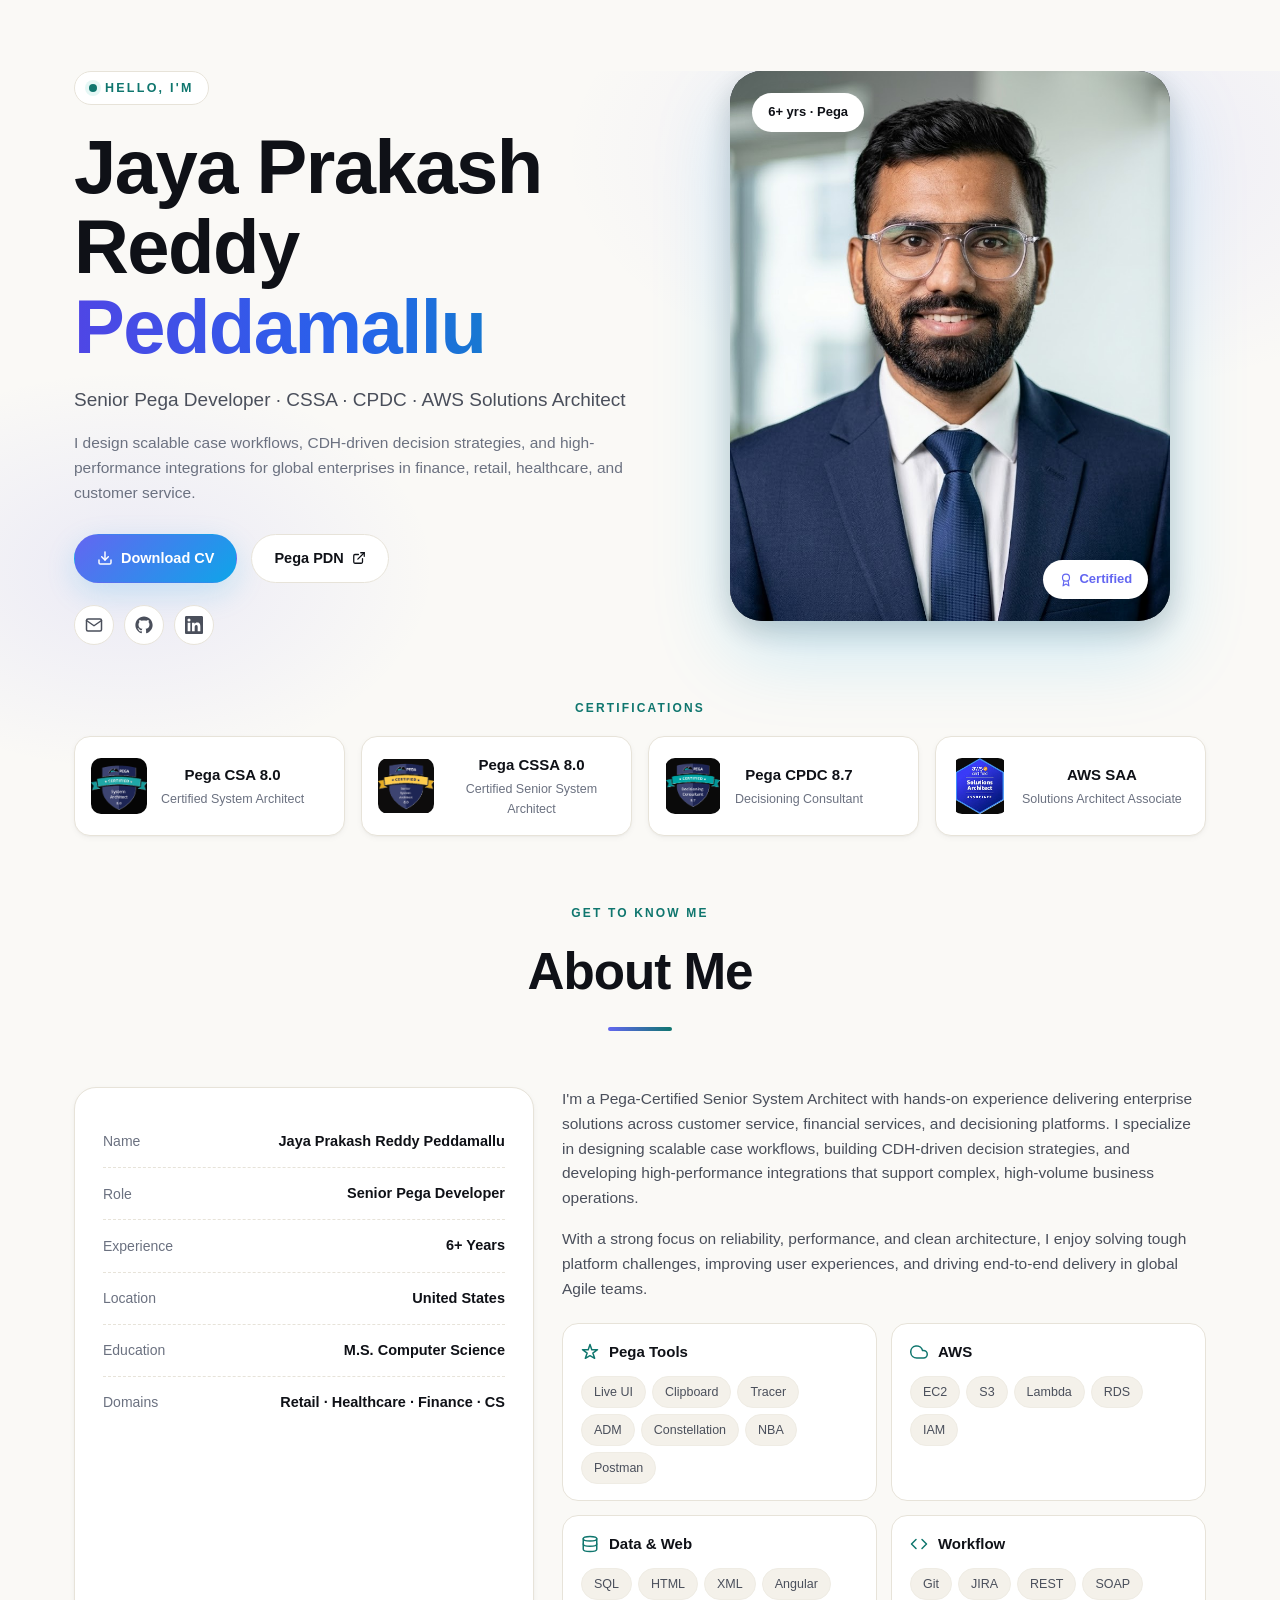
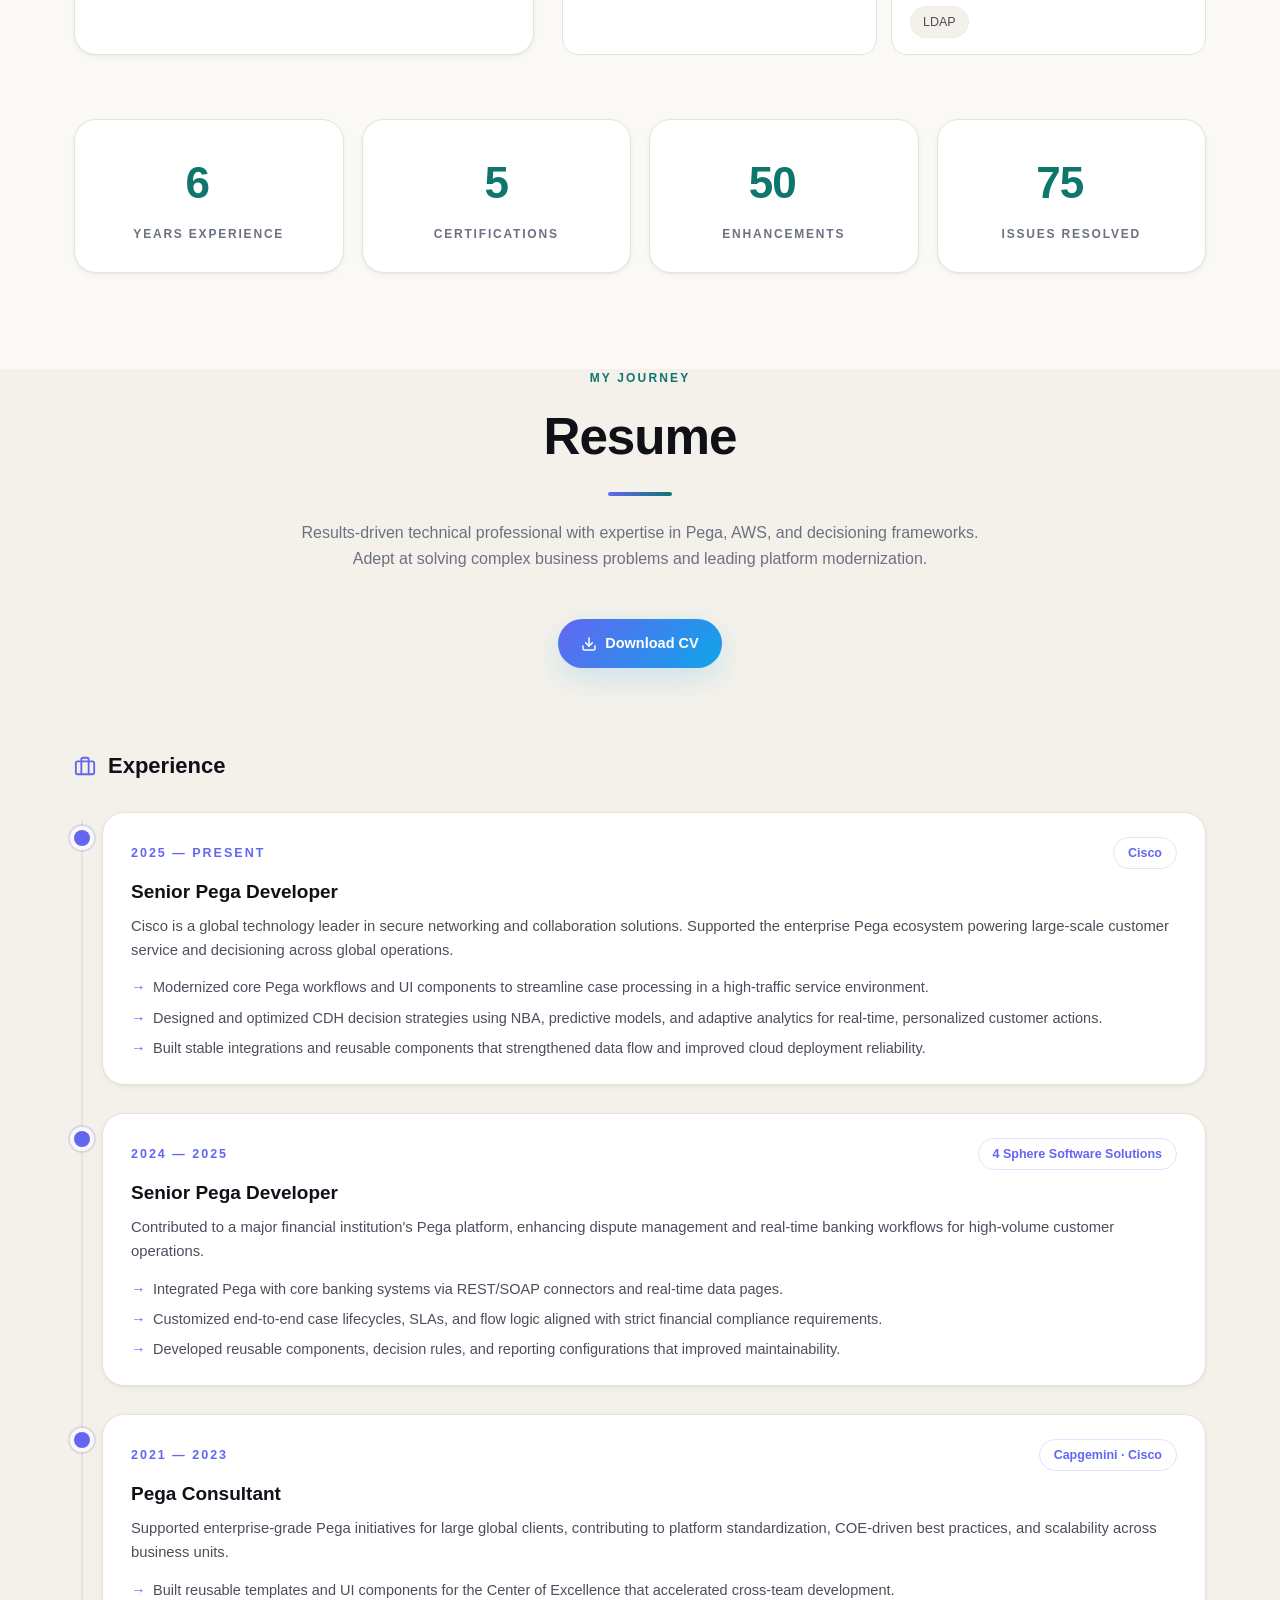
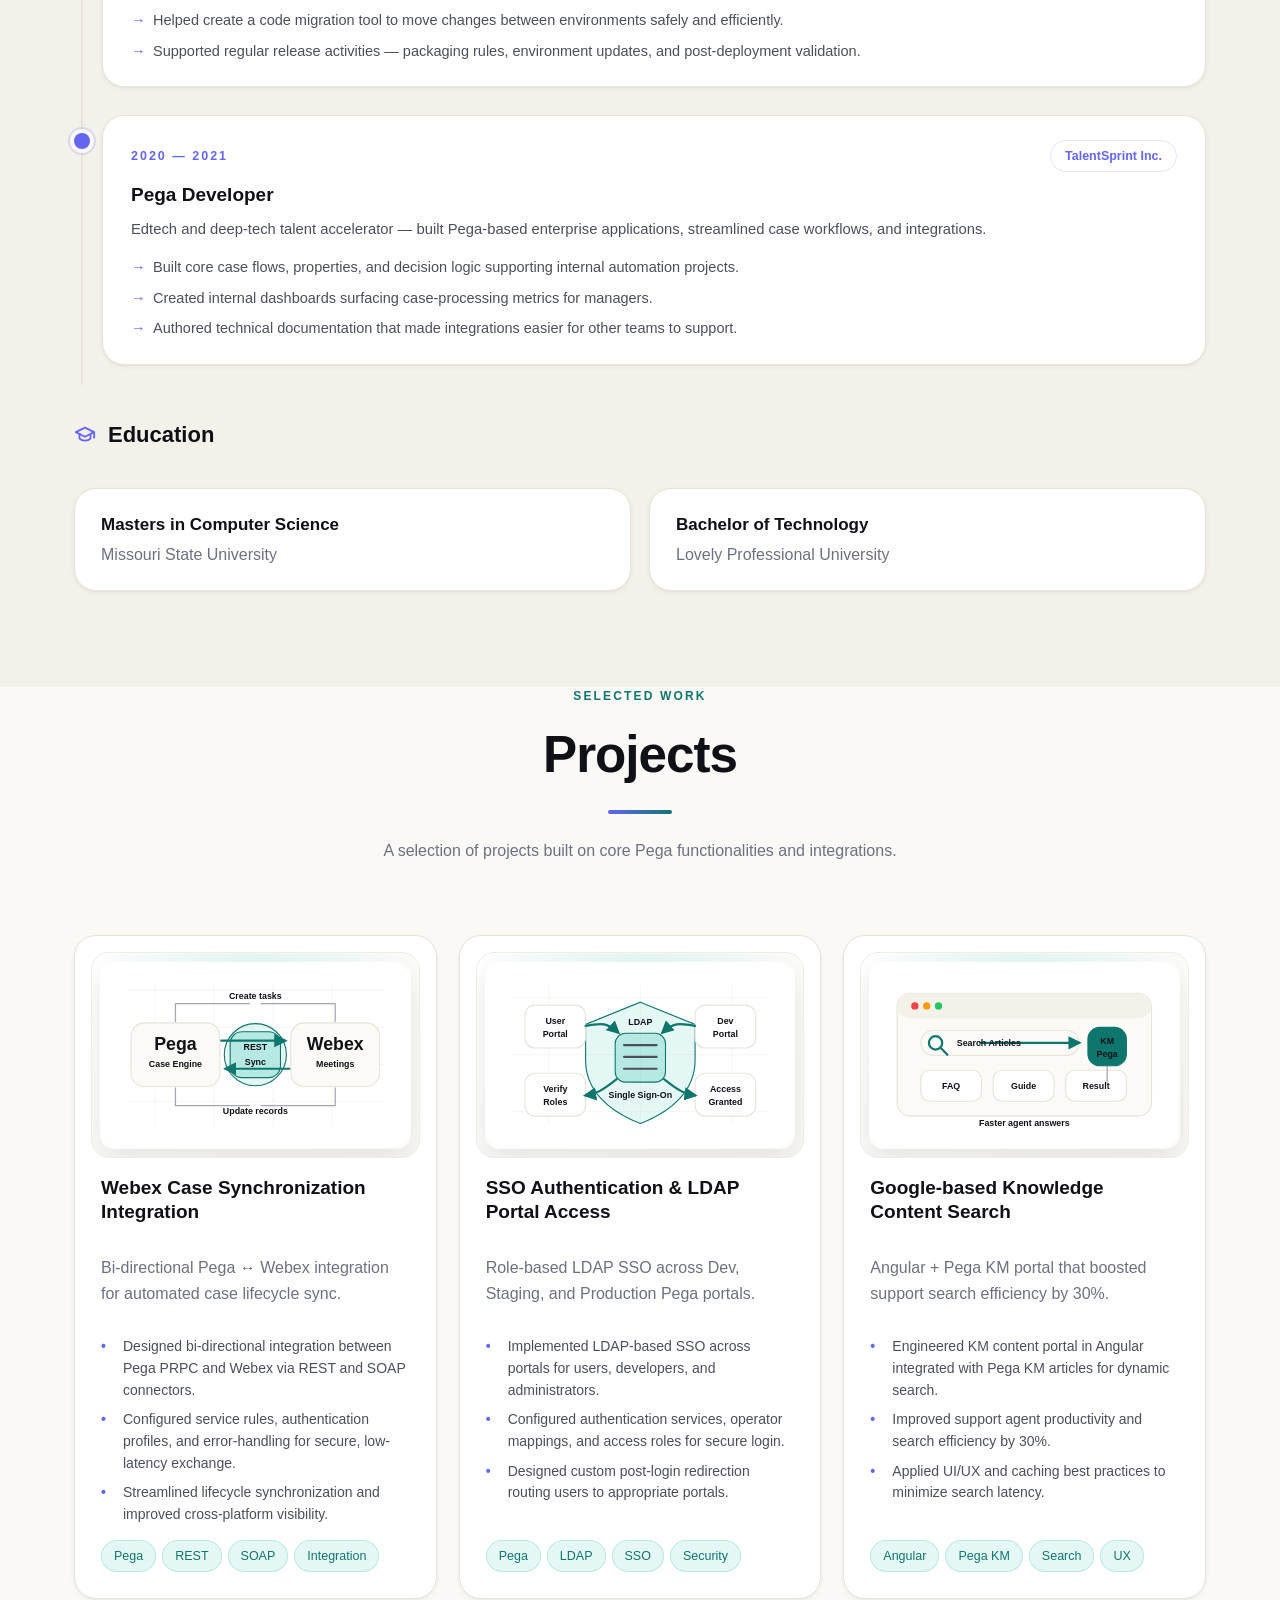
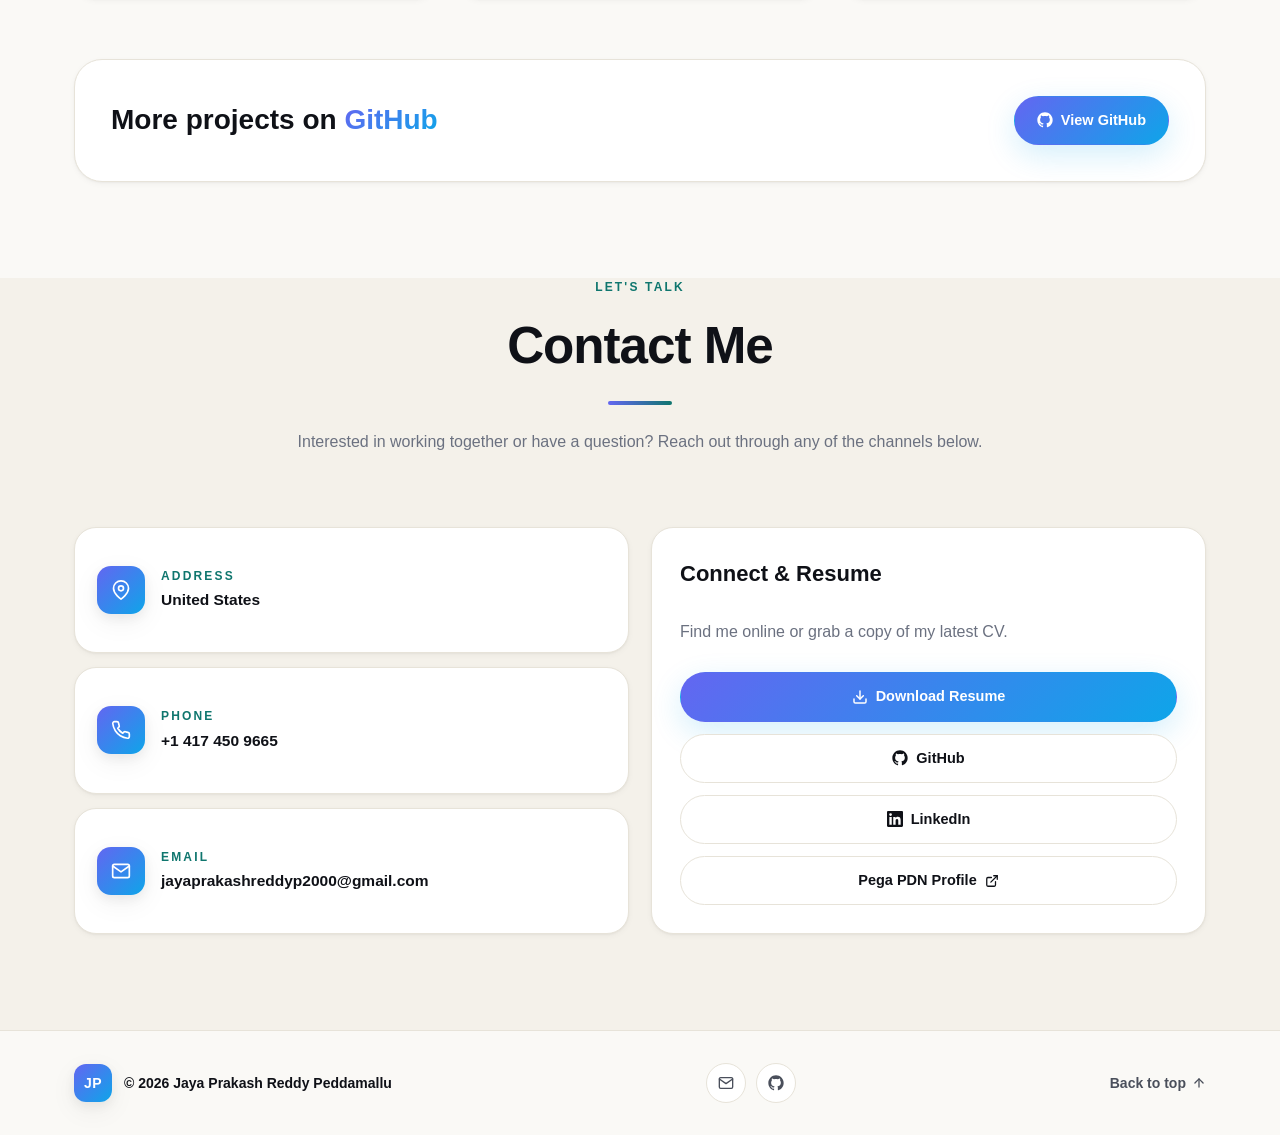
<file: index.html>
<!DOCTYPE html>
<html lang="en" data-theme="light">
<head>
  <meta charset="UTF-8" />
  <meta name="viewport" content="width=device-width, initial-scale=1.0" />
  <meta http-equiv="Content-Security-Policy" content="default-src 'self'; script-src 'self' https://static.cloudflareinsights.com; style-src 'self' 'unsafe-inline' https://fonts.googleapis.com; font-src 'self' https://fonts.gstatic.com data:; img-src 'self' data:; connect-src https://static.cloudflareinsights.com https://cloudflareinsights.com; frame-ancestors 'none'; base-uri 'self'; form-action 'none';" />
  <title>Jaya Prakash Reddy Peddamallu — Senior Pega Developer</title>
  <meta name="description" content="Pega-Certified Senior System Architect specializing in scalable case workflows, CDH-driven decision strategies, and high-performance integrations." />
  <link rel="preconnect" href="https://fonts.googleapis.com" />
  <link rel="preconnect" href="https://fonts.gstatic.com" crossorigin />
  <link href="https://fonts.googleapis.com/css2?family=Inter:wght@300;400;500;600;700;800;900&display=swap" rel="stylesheet" />
  <link rel="stylesheet" href="css/modern.css" />

  <!-- Cloudflare Web Analytics -->
  <script defer src='https://static.cloudflareinsights.com/beacon.min.js' data-cf-beacon='{"token": "9bd889b4062547bc9ff8c1fc98df8bea"}'></script>
  <!-- End Cloudflare Web Analytics -->
</head>
<body>

  <div class="scroll-progress" id="scrollProgress"></div>

  <!-- ============== NAV ============== -->
  <header class="nav-wrap hidden" id="nav">
    <div class="container nav">
      <a href="#home" class="brand" aria-label="Jaya Prakash — Home">
        <span class="brand-badge">JP</span>
      </a>

      <nav class="nav-links" id="navLinks">
        <span class="nav-pill" id="navPill" aria-hidden="true"></span>
        <a href="#home" class="nav-link active">Home</a>
        <a href="#about" class="nav-link">About</a>
        <a href="#resume" class="nav-link">Resume</a>
        <a href="#projects" class="nav-link">Projects</a>
        <a href="#contact" class="nav-link">Contact</a>
      </nav>

      <div class="nav-actions">
        <button class="icon-btn" id="themeToggle" aria-label="Toggle theme">
          <svg class="icon-sun" width="18" height="18" viewBox="0 0 24 24" fill="none" stroke="currentColor" stroke-width="2" stroke-linecap="round" stroke-linejoin="round"><circle cx="12" cy="12" r="4"/><path d="M12 2v2M12 20v2M4.93 4.93l1.41 1.41M17.66 17.66l1.41 1.41M2 12h2M20 12h2M6.34 17.66l-1.41 1.41M19.07 4.93l-1.41 1.41"/></svg>
          <svg class="icon-moon" width="18" height="18" viewBox="0 0 24 24" fill="none" stroke="currentColor" stroke-width="2" stroke-linecap="round" stroke-linejoin="round"><path d="M21 12.79A9 9 0 1 1 11.21 3 7 7 0 0 0 21 12.79z"/></svg>
        </button>
        <a href="https://docs.google.com/document/d/1jjnwgocOYCEj1G0pUcNQqBtZUYPyL3SgJsTekGnhe-Y/edit?usp=sharing" target="_blank" rel="noopener" class="btn btn-primary btn-cv">
          <svg width="16" height="16" viewBox="0 0 24 24" fill="none" stroke="currentColor" stroke-width="2.2" stroke-linecap="round" stroke-linejoin="round"><path d="M21 15v4a2 2 0 0 1-2 2H5a2 2 0 0 1-2-2v-4"/><polyline points="7 10 12 15 17 10"/><line x1="12" y1="15" x2="12" y2="3"/></svg>
          CV
        </a>
        <button class="icon-btn nav-toggle" id="navToggle" aria-label="Open menu">
          <svg width="20" height="20" viewBox="0 0 24 24" fill="none" stroke="currentColor" stroke-width="2" stroke-linecap="round" stroke-linejoin="round"><line x1="3" y1="6" x2="21" y2="6"/><line x1="3" y1="12" x2="21" y2="12"/><line x1="3" y1="18" x2="21" y2="18"/></svg>
        </button>
      </div>
    </div>
  </header>

  <!-- ============== HERO ============== -->
  <section id="home" class="hero">
    <div class="container hero-grid">
      <div class="hero-text">
        <span class="pill"><span class="dot"></span>HELLO, I'M</span>
        <h1 class="display">
          Jaya Prakash Reddy
          <span class="grad">Peddamallu</span>
        </h1>
        <p class="lede">Senior Pega Developer · CSSA · CPDC · AWS Solutions Architect</p>
        <p class="muted">
          I design scalable case workflows, CDH-driven decision strategies, and
          high-performance integrations for global enterprises in finance, retail,
          healthcare, and customer service.
        </p>
        <div class="cta-row">
          <a href="https://docs.google.com/document/d/1jjnwgocOYCEj1G0pUcNQqBtZUYPyL3SgJsTekGnhe-Y/edit?usp=sharing" target="_blank" rel="noopener" class="btn btn-primary">
            <svg width="16" height="16" viewBox="0 0 24 24" fill="none" stroke="currentColor" stroke-width="2.2" stroke-linecap="round" stroke-linejoin="round"><path d="M21 15v4a2 2 0 0 1-2 2H5a2 2 0 0 1-2-2v-4"/><polyline points="7 10 12 15 17 10"/><line x1="12" y1="15" x2="12" y2="3"/></svg>
            Download CV
          </a>
          <a href="https://accounts.pega.com/profile/JayaPrakashReddyP" target="_blank" rel="noopener" class="btn btn-ghost">
            Pega PDN
            <svg width="14" height="14" viewBox="0 0 24 24" fill="none" stroke="currentColor" stroke-width="2.2" stroke-linecap="round" stroke-linejoin="round"><path d="M18 13v6a2 2 0 0 1-2 2H5a2 2 0 0 1-2-2V8a2 2 0 0 1 2-2h6"/><polyline points="15 3 21 3 21 9"/><line x1="10" y1="14" x2="21" y2="3"/></svg>
          </a>
        </div>
        <div class="social-row">
          <a href="mailto:jayaprakashreddyp2000@gmail.com" class="icon-btn" aria-label="Email">
            <svg width="18" height="18" viewBox="0 0 24 24" fill="none" stroke="currentColor" stroke-width="2" stroke-linecap="round" stroke-linejoin="round"><path d="M4 4h16c1.1 0 2 .9 2 2v12c0 1.1-.9 2-2 2H4c-1.1 0-2-.9-2-2V6c0-1.1.9-2 2-2z"/><polyline points="22,6 12,13 2,6"/></svg>
          </a>
          <a href="https://github.com/jayaprakashreddyp" target="_blank" rel="noopener" class="icon-btn" aria-label="GitHub">
            <svg width="18" height="18" viewBox="0 0 24 24" fill="currentColor"><path d="M12 .5C5.65.5.5 5.65.5 12c0 5.08 3.29 9.39 7.86 10.91.58.1.79-.25.79-.56 0-.27-.01-1-.01-1.96-3.2.7-3.87-1.54-3.87-1.54-.52-1.33-1.27-1.68-1.27-1.68-1.04-.71.08-.7.08-.7 1.15.08 1.76 1.18 1.76 1.18 1.02 1.76 2.69 1.25 3.34.95.1-.74.4-1.25.73-1.54-2.55-.29-5.24-1.27-5.24-5.66 0-1.25.45-2.27 1.18-3.07-.12-.29-.51-1.46.11-3.04 0 0 .96-.31 3.15 1.17.91-.25 1.89-.38 2.86-.38.97 0 1.95.13 2.86.38 2.19-1.48 3.15-1.17 3.15-1.17.62 1.58.23 2.75.11 3.04.74.8 1.18 1.82 1.18 3.07 0 4.4-2.69 5.36-5.25 5.65.41.36.78 1.07.78 2.16 0 1.56-.01 2.81-.01 3.19 0 .31.21.67.8.56C20.21 21.39 23.5 17.08 23.5 12 23.5 5.65 18.35.5 12 .5z"/></svg>
          </a>
          <a href="https://www.linkedin.com/in/jayaprakashreddyp" target="_blank" rel="noopener" class="icon-btn" aria-label="LinkedIn">
            <svg width="18" height="18" viewBox="0 0 24 24" fill="currentColor"><path d="M20.45 20.45h-3.55v-5.57c0-1.33-.02-3.04-1.85-3.04-1.85 0-2.13 1.45-2.13 2.94v5.67H9.36V9h3.41v1.56h.05c.48-.9 1.64-1.85 3.37-1.85 3.6 0 4.27 2.37 4.27 5.46v6.28zM5.34 7.43a2.06 2.06 0 1 1 0-4.12 2.06 2.06 0 0 1 0 4.12zM7.12 20.45H3.56V9h3.56v11.45zM22.22 0H1.77C.79 0 0 .77 0 1.72v20.56C0 23.23.79 24 1.77 24h20.45c.99 0 1.78-.77 1.78-1.72V1.72C24 .77 23.21 0 22.22 0z"/></svg>
          </a>
        </div>
      </div>

      <div class="hero-card">
        <div class="profile-card">
          <span class="floating-pill top-left">6+ yrs · Pega</span>
          <img src="images/profile.jpg" alt="Jaya Prakash Reddy Peddamallu" />
          <span class="floating-pill bottom-right">
            <svg width="14" height="14" viewBox="0 0 24 24" fill="none" stroke="currentColor" stroke-width="2" stroke-linecap="round" stroke-linejoin="round"><circle cx="12" cy="8" r="6"/><path d="M15.477 12.89L17 22l-5-3-5 3 1.523-9.11"/></svg>
          Certified</span>
        </div>
      </div>
    </div>

    <!-- Certifications strip -->
    <div class="container">
      <div class="certs-wrap reveal">
        <p class="eyebrow center">CERTIFICATIONS</p>
        <div class="cert-grid">
          <div class="cert-card">
            <img src="images/CSA.png" alt="Pega CSA" />
            <div>
              <h4>Pega CSA 8.0</h4>
              <p>Certified System Architect</p>
            </div>
          </div>
          <div class="cert-card">
            <img src="images/CSSA.png" alt="Pega CSSA" />
            <div>
              <h4>Pega CSSA 8.0</h4>
              <p>Certified Senior System Architect</p>
            </div>
          </div>
          <div class="cert-card">
            <img src="images/CPDC.png" alt="Pega CPDC" />
            <div>
              <h4>Pega CPDC 8.7</h4>
              <p>Decisioning Consultant</p>
            </div>
          </div>
          <div class="cert-card">
            <img src="images/AWS.jpg" alt="AWS SAA" />
            <div>
              <h4>AWS SAA</h4>
              <p>Solutions Architect Associate</p>
            </div>
          </div>
        </div>
      </div>
    </div>
  </section>

  <!-- ============== ABOUT ============== -->
  <section id="about" class="section">
    <div class="container">
      <div class="section-head reveal">
        <p class="eyebrow">GET TO KNOW ME</p>
        <h2 class="section-title">About Me</h2>
        <span class="title-underline"></span>
      </div>

      <div class="about-grid">
        <div class="info-card reveal">
          <div class="info-row"><span>Name</span><strong>Jaya Prakash Reddy Peddamallu</strong></div>
          <div class="info-row"><span>Role</span><strong>Senior Pega Developer</strong></div>
          <div class="info-row"><span>Experience</span><strong>6+ Years</strong></div>
          <div class="info-row"><span>Location</span><strong>United States</strong></div>
          <div class="info-row"><span>Education</span><strong>M.S. Computer Science</strong></div>
          <div class="info-row"><span>Domains</span><strong>Retail · Healthcare · Finance · CS</strong></div>
        </div>

        <div class="about-text reveal">
          <p>
            I'm a Pega-Certified Senior System Architect with hands-on experience delivering
            enterprise solutions across customer service, financial services, and decisioning
            platforms. I specialize in designing scalable case workflows, building CDH-driven
            decision strategies, and developing high-performance integrations that support
            complex, high-volume business operations.
          </p>
          <p>
            With a strong focus on reliability, performance, and clean architecture, I enjoy
            solving tough platform challenges, improving user experiences, and driving
            end-to-end delivery in global Agile teams.
          </p>

          <div class="skill-grid">
            <div class="skill-card">
              <div class="skill-head">
                <svg width="18" height="18" viewBox="0 0 24 24" fill="none" stroke="currentColor" stroke-width="2" stroke-linecap="round" stroke-linejoin="round"><path d="M12 2l2.39 6.95H22l-6.2 4.51 2.39 6.95L12 16.9l-6.19 3.51 2.39-6.95L2 8.95h7.61z"/></svg>
                <h4>Pega Tools</h4>
              </div>
              <div class="chips">
                <span>Live UI</span><span>Clipboard</span><span>Tracer</span>
                <span>ADM</span><span>Constellation</span><span>NBA</span><span>Postman</span>
              </div>
            </div>
            <div class="skill-card">
              <div class="skill-head">
                <svg width="18" height="18" viewBox="0 0 24 24" fill="none" stroke="currentColor" stroke-width="2" stroke-linecap="round" stroke-linejoin="round"><path d="M18 10h-1.26A8 8 0 1 0 9 20h9a5 5 0 0 0 0-10z"/></svg>
                <h4>AWS</h4>
              </div>
              <div class="chips">
                <span>EC2</span><span>S3</span><span>Lambda</span><span>RDS</span><span>IAM</span>
              </div>
            </div>
            <div class="skill-card">
              <div class="skill-head">
                <svg width="18" height="18" viewBox="0 0 24 24" fill="none" stroke="currentColor" stroke-width="2" stroke-linecap="round" stroke-linejoin="round"><ellipse cx="12" cy="5" rx="9" ry="3"/><path d="M3 5v14c0 1.66 4.03 3 9 3s9-1.34 9-3V5"/><path d="M3 12c0 1.66 4.03 3 9 3s9-1.34 9-3"/></svg>
                <h4>Data &amp; Web</h4>
              </div>
              <div class="chips">
                <span>SQL</span><span>HTML</span><span>XML</span><span>Angular</span>
              </div>
            </div>
            <div class="skill-card">
              <div class="skill-head">
                <svg width="18" height="18" viewBox="0 0 24 24" fill="none" stroke="currentColor" stroke-width="2" stroke-linecap="round" stroke-linejoin="round"><polyline points="16 18 22 12 16 6"/><polyline points="8 6 2 12 8 18"/></svg>
                <h4>Workflow</h4>
              </div>
              <div class="chips">
                <span>Git</span><span>JIRA</span><span>REST</span><span>SOAP</span><span>LDAP</span>
              </div>
            </div>
          </div>
        </div>
      </div>

      <!-- Stats -->
      <div class="stats-grid">
        <div class="stat-card reveal">
          <strong class="stat-num" data-count="6">0</strong><span>+</span>
          <p>Years Experience</p>
        </div>
        <div class="stat-card reveal">
          <strong class="stat-num" data-count="5">0</strong>
          <p>Certifications</p>
        </div>
        <div class="stat-card reveal">
          <strong class="stat-num" data-count="50">0</strong><span>+</span>
          <p>Enhancements</p>
        </div>
        <div class="stat-card reveal">
          <strong class="stat-num" data-count="75">0</strong><span>+</span>
          <p>Issues Resolved</p>
        </div>
      </div>
    </div>
  </section>

  <!-- ============== RESUME ============== -->
  <section id="resume" class="section section-alt">
    <div class="container">
      <div class="section-head reveal">
        <p class="eyebrow">MY JOURNEY</p>
        <h2 class="section-title">Resume</h2>
        <span class="title-underline"></span>
        <p class="muted center mw-700">
          Results-driven technical professional with expertise in Pega, AWS, and
          decisioning frameworks. Adept at solving complex business problems and
          leading platform modernization.
        </p>
        <a href="https://docs.google.com/document/d/1jjnwgocOYCEj1G0pUcNQqBtZUYPyL3SgJsTekGnhe-Y/edit?usp=sharing" target="_blank" rel="noopener" class="btn btn-primary mt-4">
          <svg width="16" height="16" viewBox="0 0 24 24" fill="none" stroke="currentColor" stroke-width="2.2" stroke-linecap="round" stroke-linejoin="round"><path d="M21 15v4a2 2 0 0 1-2 2H5a2 2 0 0 1-2-2v-4"/><polyline points="7 10 12 15 17 10"/><line x1="12" y1="15" x2="12" y2="3"/></svg>
          Download CV
        </a>
      </div>

      <h3 class="block-title reveal">
        <svg width="22" height="22" viewBox="0 0 24 24" fill="none" stroke="currentColor" stroke-width="2" stroke-linecap="round" stroke-linejoin="round"><rect x="2" y="7" width="20" height="14" rx="2" ry="2"/><path d="M16 21V5a2 2 0 0 0-2-2h-4a2 2 0 0 0-2 2v16"/></svg>
        Experience
      </h3>

      <div class="timeline">
        <div class="tl-item reveal">
          <span class="tl-dot"></span>
          <div class="tl-card">
            <div class="tl-head">
              <span class="tl-date">2025 — Present</span>
              <span class="tl-tag">Cisco</span>
            </div>
            <h4>Senior Pega Developer</h4>
            <p>Cisco is a global technology leader in secure networking and collaboration solutions. Supported the enterprise Pega ecosystem powering large-scale customer service and decisioning across global operations.</p>
            <ul class="bullets">
              <li>Modernized core Pega workflows and UI components to streamline case processing in a high-traffic service environment.</li>
              <li>Designed and optimized CDH decision strategies using NBA, predictive models, and adaptive analytics for real-time, personalized customer actions.</li>
              <li>Built stable integrations and reusable components that strengthened data flow and improved cloud deployment reliability.</li>
            </ul>
          </div>
        </div>

        <div class="tl-item reveal">
          <span class="tl-dot"></span>
          <div class="tl-card">
            <div class="tl-head">
              <span class="tl-date">2024 — 2025</span>
              <span class="tl-tag">4 Sphere Software Solutions</span>
            </div>
            <h4>Senior Pega Developer</h4>
            <p>Contributed to a major financial institution's Pega platform, enhancing dispute management and real-time banking workflows for high-volume customer operations.</p>
            <ul class="bullets">
              <li>Integrated Pega with core banking systems via REST/SOAP connectors and real-time data pages.</li>
              <li>Customized end-to-end case lifecycles, SLAs, and flow logic aligned with strict financial compliance requirements.</li>
              <li>Developed reusable components, decision rules, and reporting configurations that improved maintainability.</li>
            </ul>
          </div>
        </div>

        <div class="tl-item reveal">
          <span class="tl-dot"></span>
          <div class="tl-card">
            <div class="tl-head">
              <span class="tl-date">2021 — 2023</span>
              <span class="tl-tag">Capgemini · Cisco</span>
            </div>
            <h4>Pega Consultant</h4>
            <p>Supported enterprise-grade Pega initiatives for large global clients, contributing to platform standardization, COE-driven best practices, and scalability across business units.</p>
            <ul class="bullets">
              <li>Built reusable templates and UI components for the Center of Excellence that accelerated cross-team development.</li>
              <li>Helped create a code migration tool to move changes between environments safely and efficiently.</li>
              <li>Supported regular release activities — packaging rules, environment updates, and post-deployment validation.</li>
            </ul>
          </div>
        </div>

        <div class="tl-item reveal">
          <span class="tl-dot"></span>
          <div class="tl-card">
            <div class="tl-head">
              <span class="tl-date">2020 — 2021</span>
              <span class="tl-tag">TalentSprint Inc.</span>
            </div>
            <h4>Pega Developer</h4>
            <p>Edtech and deep-tech talent accelerator — built Pega-based enterprise applications, streamlined case workflows, and integrations.</p>
            <ul class="bullets">
              <li>Built core case flows, properties, and decision logic supporting internal automation projects.</li>
              <li>Created internal dashboards surfacing case-processing metrics for managers.</li>
              <li>Authored technical documentation that made integrations easier for other teams to support.</li>
            </ul>
          </div>
        </div>
      </div>

      <h3 class="block-title reveal mt-5">
        <svg width="22" height="22" viewBox="0 0 24 24" fill="none" stroke="currentColor" stroke-width="2" stroke-linecap="round" stroke-linejoin="round"><path d="M22 10v6M2 10l10-5 10 5-10 5z"/><path d="M6 12v5c3 3 9 3 12 0v-5"/></svg>
        Education
      </h3>
      <div class="edu-grid">
        <div class="edu-card reveal">
          <h4>Masters in Computer Science</h4>
          <p>Missouri State University</p>
        </div>
        <div class="edu-card reveal">
          <h4>Bachelor of Technology</h4>
          <p>Lovely Professional University</p>
        </div>
      </div>
    </div>
  </section>

  <!-- ============== PROJECTS ============== -->
  <section id="projects" class="section">
    <div class="container">
      <div class="section-head reveal">
        <p class="eyebrow">SELECTED WORK</p>
        <h2 class="section-title">Projects</h2>
        <span class="title-underline"></span>
        <p class="muted center mw-700">
          A selection of projects built on core Pega functionalities and integrations.
        </p>
      </div>

      <div class="proj-grid">
        <article class="proj-card reveal">
          <div class="proj-media" role="img" aria-label="Diagram showing Pega and Webex case synchronization">
            <svg class="project-diagram" viewBox="0 0 420 250" aria-hidden="true">
              <defs>
                <marker id="syncArrow" viewBox="0 0 10 10" refX="8" refY="5" markerWidth="6" markerHeight="6" orient="auto-start-reverse">
                  <path class="diagram-arrow" d="M 0 0 L 10 5 L 0 10 z"></path>
                </marker>
              </defs>
              <rect class="diagram-bg" x="0" y="0" width="420" height="250" rx="26"></rect>
              <path class="diagram-grid" d="M36 38H384M36 88H384M36 138H384M36 188H384M74 28V222M154 28V222M234 28V222M314 28V222"></path>
              <rect class="diagram-node" x="42" y="82" width="120" height="86" rx="18"></rect>
              <rect class="diagram-node" x="258" y="82" width="120" height="86" rx="18"></rect>
              <circle class="diagram-orbit" cx="210" cy="125" r="42"></circle>
              <rect class="diagram-hub" x="176" y="94" width="68" height="62" rx="16"></rect>
              <path class="diagram-line" marker-end="url(#syncArrow)" d="M164 106H250"></path>
              <path class="diagram-line" marker-end="url(#syncArrow)" d="M256 144H170"></path>
              <path class="diagram-line muted-line" d="M102 80V56H202"></path>
              <path class="diagram-line muted-line" d="M318 80V56H218"></path>
              <path class="diagram-line muted-line" d="M102 170V194H202"></path>
              <path class="diagram-line muted-line" d="M318 170V194H218"></path>
              <text class="diagram-logo" x="102" y="118" text-anchor="middle">Pega</text>
              <text class="diagram-label" x="102" y="142" text-anchor="middle">Case Engine</text>
              <text class="diagram-logo" x="318" y="118" text-anchor="middle">Webex</text>
              <text class="diagram-label" x="318" y="142" text-anchor="middle">Meetings</text>
              <text class="diagram-label strong" x="210" y="119" text-anchor="middle">REST</text>
              <text class="diagram-label" x="210" y="139" text-anchor="middle">Sync</text>
              <text class="diagram-label" x="210" y="50" text-anchor="middle">Create tasks</text>
              <text class="diagram-label" x="210" y="205" text-anchor="middle">Update records</text>
            </svg>
          </div>
          <h3>Webex Case Synchronization Integration</h3>
          <p class="muted">Bi-directional Pega ↔ Webex integration for automated case lifecycle sync.</p>
          <ul class="bullets">
            <li>Designed bi-directional integration between Pega PRPC and Webex via REST and SOAP connectors.</li>
            <li>Configured service rules, authentication profiles, and error-handling for secure, low-latency exchange.</li>
            <li>Streamlined lifecycle synchronization and improved cross-platform visibility.</li>
          </ul>
          <div class="chips">
            <span>Pega</span><span>REST</span><span>SOAP</span><span>Integration</span>
          </div>
        </article>

        <article class="proj-card reveal">
          <div class="proj-media" role="img" aria-label="Diagram showing LDAP SSO authentication across Pega portals">
            <svg class="project-diagram" viewBox="0 0 420 250" aria-hidden="true">
              <defs>
                <marker id="authArrow" viewBox="0 0 10 10" refX="8" refY="5" markerWidth="6" markerHeight="6" orient="auto-start-reverse">
                  <path class="diagram-arrow" d="M 0 0 L 10 5 L 0 10 z"></path>
                </marker>
              </defs>
              <rect class="diagram-bg" x="0" y="0" width="420" height="250" rx="26"></rect>
              <path class="diagram-grid" d="M36 48H384M36 125H384M36 202H384M86 30V220M210 30V220M334 30V220"></path>
              <path class="diagram-shield" d="M210 54L284 84V132C284 174 252 202 210 218C168 202 136 174 136 132V84L210 54Z"></path>
              <rect class="diagram-hub" x="176" y="96" width="68" height="66" rx="14"></rect>
              <path class="diagram-server-line" d="M188 112H232M188 128H232M188 144H232"></path>
              <rect class="diagram-node small" x="54" y="58" width="82" height="58" rx="14"></rect>
              <rect class="diagram-node small" x="284" y="58" width="82" height="58" rx="14"></rect>
              <rect class="diagram-node small" x="54" y="150" width="82" height="58" rx="14"></rect>
              <rect class="diagram-node small" x="284" y="150" width="82" height="58" rx="14"></rect>
              <path class="diagram-line" marker-end="url(#authArrow)" d="M136 86C158 82 166 82 180 95"></path>
              <path class="diagram-line" marker-end="url(#authArrow)" d="M284 86C262 82 254 82 240 95"></path>
              <path class="diagram-line" marker-end="url(#authArrow)" d="M178 158C158 174 150 178 136 180"></path>
              <path class="diagram-line" marker-end="url(#authArrow)" d="M242 158C262 174 270 178 284 180"></path>
              <text class="diagram-label strong" x="210" y="85" text-anchor="middle">LDAP</text>
              <text class="diagram-label" x="210" y="184" text-anchor="middle">Single Sign-On</text>
              <text class="diagram-label strong" x="95" y="83" text-anchor="middle">User</text>
              <text class="diagram-label" x="95" y="101" text-anchor="middle">Portal</text>
              <text class="diagram-label strong" x="325" y="83" text-anchor="middle">Dev</text>
              <text class="diagram-label" x="325" y="101" text-anchor="middle">Portal</text>
              <text class="diagram-label strong" x="95" y="175" text-anchor="middle">Verify</text>
              <text class="diagram-label" x="95" y="193" text-anchor="middle">Roles</text>
              <text class="diagram-label strong" x="325" y="175" text-anchor="middle">Access</text>
              <text class="diagram-label" x="325" y="193" text-anchor="middle">Granted</text>
            </svg>
          </div>
          <h3>SSO Authentication &amp; LDAP Portal Access</h3>
          <p class="muted">Role-based LDAP SSO across Dev, Staging, and Production Pega portals.</p>
          <ul class="bullets">
            <li>Implemented LDAP-based SSO across portals for users, developers, and administrators.</li>
            <li>Configured authentication services, operator mappings, and access roles for secure login.</li>
            <li>Designed custom post-login redirection routing users to appropriate portals.</li>
          </ul>
          <div class="chips">
            <span>Pega</span><span>LDAP</span><span>SSO</span><span>Security</span>
          </div>
        </article>

        <article class="proj-card reveal">
          <div class="proj-media" role="img" aria-label="Diagram showing knowledge content search through Pega KM">
            <svg class="project-diagram" viewBox="0 0 420 250" aria-hidden="true">
              <defs>
                <marker id="searchArrow" viewBox="0 0 10 10" refX="8" refY="5" markerWidth="6" markerHeight="6" orient="auto-start-reverse">
                  <path class="diagram-arrow" d="M 0 0 L 10 5 L 0 10 z"></path>
                </marker>
              </defs>
              <rect class="diagram-bg" x="0" y="0" width="420" height="250" rx="26"></rect>
              <rect class="diagram-window" x="38" y="42" width="344" height="166" rx="18"></rect>
              <rect class="diagram-window-top" x="38" y="42" width="344" height="34" rx="18"></rect>
              <circle class="diagram-dot red" cx="62" cy="59" r="5"></circle>
              <circle class="diagram-dot yellow" cx="78" cy="59" r="5"></circle>
              <circle class="diagram-dot green" cx="94" cy="59" r="5"></circle>
              <rect class="diagram-searchbar" x="70" y="92" width="214" height="34" rx="17"></rect>
              <circle class="diagram-search-icon" cx="90" cy="109" r="9"></circle>
              <path class="diagram-search-icon" d="M97 116L106 125"></path>
              <rect class="diagram-node result" x="70" y="146" width="82" height="42" rx="12"></rect>
              <rect class="diagram-node result" x="168" y="146" width="82" height="42" rx="12"></rect>
              <rect class="diagram-node result" x="266" y="146" width="82" height="42" rx="12"></rect>
              <rect class="diagram-hub search" x="296" y="88" width="52" height="52" rx="16"></rect>
              <path class="diagram-line" marker-end="url(#searchArrow)" d="M150 109H284"></path>
              <path class="diagram-line muted-line" d="M322 140V164"></path>
              <text class="diagram-label strong" x="162" y="113" text-anchor="middle">Search Articles</text>
              <text class="diagram-label strong" x="322" y="110" text-anchor="middle">KM</text>
              <text class="diagram-label" x="322" y="128" text-anchor="middle">Pega</text>
              <text class="diagram-label" x="111" y="172" text-anchor="middle">FAQ</text>
              <text class="diagram-label" x="209" y="172" text-anchor="middle">Guide</text>
              <text class="diagram-label" x="307" y="172" text-anchor="middle">Result</text>
              <text class="diagram-label" x="210" y="222" text-anchor="middle">Faster agent answers</text>
            </svg>
          </div>
          <h3>Google-based Knowledge Content Search</h3>
          <p class="muted">Angular + Pega KM portal that boosted support search efficiency by 30%.</p>
          <ul class="bullets">
            <li>Engineered KM content portal in Angular integrated with Pega KM articles for dynamic search.</li>
            <li>Improved support agent productivity and search efficiency by 30%.</li>
            <li>Applied UI/UX and caching best practices to minimize search latency.</li>
          </ul>
          <div class="chips">
            <span>Angular</span><span>Pega KM</span><span>Search</span><span>UX</span>
          </div>
        </article>
      </div>

      <div class="github-cta reveal">
        <h3>More projects on <span class="grad">GitHub</span></h3>
        <a href="https://github.com/jayaprakashreddyp" target="_blank" rel="noopener" class="btn btn-primary">
          <svg width="16" height="16" viewBox="0 0 24 24" fill="currentColor"><path d="M12 .5C5.65.5.5 5.65.5 12c0 5.08 3.29 9.39 7.86 10.91.58.1.79-.25.79-.56 0-.27-.01-1-.01-1.96-3.2.7-3.87-1.54-3.87-1.54-.52-1.33-1.27-1.68-1.27-1.68-1.04-.71.08-.7.08-.7 1.15.08 1.76 1.18 1.76 1.18 1.02 1.76 2.69 1.25 3.34.95.1-.74.4-1.25.73-1.54-2.55-.29-5.24-1.27-5.24-5.66 0-1.25.45-2.27 1.18-3.07-.12-.29-.51-1.46.11-3.04 0 0 .96-.31 3.15 1.17.91-.25 1.89-.38 2.86-.38.97 0 1.95.13 2.86.38 2.19-1.48 3.15-1.17 3.15-1.17.62 1.58.23 2.75.11 3.04.74.8 1.18 1.82 1.18 3.07 0 4.4-2.69 5.36-5.25 5.65.41.36.78 1.07.78 2.16 0 1.56-.01 2.81-.01 3.19 0 .31.21.67.8.56C20.21 21.39 23.5 17.08 23.5 12 23.5 5.65 18.35.5 12 .5z"/></svg>
          View GitHub
        </a>
      </div>
    </div>
  </section>

  <!-- ============== CONTACT ============== -->
  <section id="contact" class="section section-alt">
    <div class="container">
      <div class="section-head reveal">
        <p class="eyebrow">LET'S TALK</p>
        <h2 class="section-title">Contact Me</h2>
        <span class="title-underline"></span>
        <p class="muted center mw-700">
          Interested in working together or have a question? Reach out through any of
          the channels below.
        </p>
      </div>

      <div class="contact-grid">
        <div class="contact-list">
          <div class="contact-row reveal">
            <div class="contact-icon">
              <svg width="20" height="20" viewBox="0 0 24 24" fill="none" stroke="currentColor" stroke-width="2" stroke-linecap="round" stroke-linejoin="round"><path d="M21 10c0 7-9 13-9 13s-9-6-9-13a9 9 0 0 1 18 0z"/><circle cx="12" cy="10" r="3"/></svg>
            </div>
            <div>
              <p class="eyebrow">ADDRESS</p>
              <strong>United States</strong>
            </div>
          </div>
          <div class="contact-row reveal">
            <div class="contact-icon">
              <svg width="20" height="20" viewBox="0 0 24 24" fill="none" stroke="currentColor" stroke-width="2" stroke-linecap="round" stroke-linejoin="round"><path d="M22 16.92v3a2 2 0 0 1-2.18 2 19.79 19.79 0 0 1-8.63-3.07 19.5 19.5 0 0 1-6-6 19.79 19.79 0 0 1-3.07-8.67A2 2 0 0 1 4.11 2h3a2 2 0 0 1 2 1.72 12.84 12.84 0 0 0 .7 2.81 2 2 0 0 1-.45 2.11L8.09 9.91a16 16 0 0 0 6 6l1.27-1.27a2 2 0 0 1 2.11-.45 12.84 12.84 0 0 0 2.81.7A2 2 0 0 1 22 16.92z"/></svg>
            </div>
            <div>
              <p class="eyebrow">PHONE</p>
              <strong><a href="tel:+14174509665">+1 417 450 9665</a></strong>
            </div>
          </div>
          <div class="contact-row reveal">
            <div class="contact-icon">
              <svg width="20" height="20" viewBox="0 0 24 24" fill="none" stroke="currentColor" stroke-width="2" stroke-linecap="round" stroke-linejoin="round"><path d="M4 4h16c1.1 0 2 .9 2 2v12c0 1.1-.9 2-2 2H4c-1.1 0-2-.9-2-2V6c0-1.1.9-2 2-2z"/><polyline points="22,6 12,13 2,6"/></svg>
            </div>
            <div>
              <p class="eyebrow">EMAIL</p>
              <strong><a href="mailto:jayaprakashreddyp2000@gmail.com">jayaprakashreddyp2000@gmail.com</a></strong>
            </div>
          </div>
        </div>

        <div class="connect-card reveal">
          <h3>Connect &amp; Resume</h3>
          <p class="muted">Find me online or grab a copy of my latest CV.</p>
          <a href="https://docs.google.com/document/d/1jjnwgocOYCEj1G0pUcNQqBtZUYPyL3SgJsTekGnhe-Y/edit?usp=sharing" target="_blank" rel="noopener" class="btn btn-primary btn-block">
            <svg width="16" height="16" viewBox="0 0 24 24" fill="none" stroke="currentColor" stroke-width="2.2" stroke-linecap="round" stroke-linejoin="round"><path d="M21 15v4a2 2 0 0 1-2 2H5a2 2 0 0 1-2-2v-4"/><polyline points="7 10 12 15 17 10"/><line x1="12" y1="15" x2="12" y2="3"/></svg>
            Download Resume
          </a>
          <a href="https://github.com/jayaprakashreddyp" target="_blank" rel="noopener" class="btn btn-ghost btn-block">
            <svg width="16" height="16" viewBox="0 0 24 24" fill="currentColor"><path d="M12 .5C5.65.5.5 5.65.5 12c0 5.08 3.29 9.39 7.86 10.91.58.1.79-.25.79-.56 0-.27-.01-1-.01-1.96-3.2.7-3.87-1.54-3.87-1.54-.52-1.33-1.27-1.68-1.27-1.68-1.04-.71.08-.7.08-.7 1.15.08 1.76 1.18 1.76 1.18 1.02 1.76 2.69 1.25 3.34.95.1-.74.4-1.25.73-1.54-2.55-.29-5.24-1.27-5.24-5.66 0-1.25.45-2.27 1.18-3.07-.12-.29-.51-1.46.11-3.04 0 0 .96-.31 3.15 1.17.91-.25 1.89-.38 2.86-.38.97 0 1.95.13 2.86.38 2.19-1.48 3.15-1.17 3.15-1.17.62 1.58.23 2.75.11 3.04.74.8 1.18 1.82 1.18 3.07 0 4.4-2.69 5.36-5.25 5.65.41.36.78 1.07.78 2.16 0 1.56-.01 2.81-.01 3.19 0 .31.21.67.8.56C20.21 21.39 23.5 17.08 23.5 12 23.5 5.65 18.35.5 12 .5z"/></svg>
            GitHub
          </a>
          <a href="https://www.linkedin.com/in/jayaprakashreddyp" target="_blank" rel="noopener" class="btn btn-ghost btn-block">
            <svg width="16" height="16" viewBox="0 0 24 24" fill="currentColor"><path d="M20.45 20.45h-3.55v-5.57c0-1.33-.02-3.04-1.85-3.04-1.85 0-2.13 1.45-2.13 2.94v5.67H9.36V9h3.41v1.56h.05c.48-.9 1.64-1.85 3.37-1.85 3.6 0 4.27 2.37 4.27 5.46v6.28zM5.34 7.43a2.06 2.06 0 1 1 0-4.12 2.06 2.06 0 0 1 0 4.12zM7.12 20.45H3.56V9h3.56v11.45zM22.22 0H1.77C.79 0 0 .77 0 1.72v20.56C0 23.23.79 24 1.77 24h20.45c.99 0 1.78-.77 1.78-1.72V1.72C24 .77 23.21 0 22.22 0z"/></svg>
            LinkedIn
          </a>
          <a href="https://accounts.pega.com/profile/JayaPrakashReddyP" target="_blank" rel="noopener" class="btn btn-ghost btn-block">
            Pega PDN Profile
            <svg width="14" height="14" viewBox="0 0 24 24" fill="none" stroke="currentColor" stroke-width="2.2" stroke-linecap="round" stroke-linejoin="round"><path d="M18 13v6a2 2 0 0 1-2 2H5a2 2 0 0 1-2-2V8a2 2 0 0 1 2-2h6"/><polyline points="15 3 21 3 21 9"/><line x1="10" y1="14" x2="21" y2="3"/></svg>
          </a>
        </div>
      </div>
    </div>
  </section>

  <!-- ============== FOOTER ============== -->
  <footer class="footer">
    <div class="container footer-inner">
      <div class="brand">
        <span class="brand-badge">JP</span>
        <span>&copy; <span id="year"></span> Jaya Prakash Reddy Peddamallu</span>
      </div>
      <div class="social-row">
        <a href="mailto:jayaprakashreddyp2000@gmail.com" class="icon-btn" aria-label="Email">
          <svg width="16" height="16" viewBox="0 0 24 24" fill="none" stroke="currentColor" stroke-width="2" stroke-linecap="round" stroke-linejoin="round"><path d="M4 4h16c1.1 0 2 .9 2 2v12c0 1.1-.9 2-2 2H4c-1.1 0-2-.9-2-2V6c0-1.1.9-2 2-2z"/><polyline points="22,6 12,13 2,6"/></svg>
        </a>
        <a href="https://github.com/jayaprakashreddyp" target="_blank" rel="noopener" class="icon-btn" aria-label="GitHub">
          <svg width="16" height="16" viewBox="0 0 24 24" fill="currentColor"><path d="M12 .5C5.65.5.5 5.65.5 12c0 5.08 3.29 9.39 7.86 10.91.58.1.79-.25.79-.56 0-.27-.01-1-.01-1.96-3.2.7-3.87-1.54-3.87-1.54-.52-1.33-1.27-1.68-1.27-1.68-1.04-.71.08-.7.08-.7 1.15.08 1.76 1.18 1.76 1.18 1.02 1.76 2.69 1.25 3.34.95.1-.74.4-1.25.73-1.54-2.55-.29-5.24-1.27-5.24-5.66 0-1.25.45-2.27 1.18-3.07-.12-.29-.51-1.46.11-3.04 0 0 .96-.31 3.15 1.17.91-.25 1.89-.38 2.86-.38.97 0 1.95.13 2.86.38 2.19-1.48 3.15-1.17 3.15-1.17.62 1.58.23 2.75.11 3.04.74.8 1.18 1.82 1.18 3.07 0 4.4-2.69 5.36-5.25 5.65.41.36.78 1.07.78 2.16 0 1.56-.01 2.81-.01 3.19 0 .31.21.67.8.56C20.21 21.39 23.5 17.08 23.5 12 23.5 5.65 18.35.5 12 .5z"/></svg>
        </a>
      </div>
      <a href="#home" class="back-top">Back to top
        <svg width="14" height="14" viewBox="0 0 24 24" fill="none" stroke="currentColor" stroke-width="2.2" stroke-linecap="round" stroke-linejoin="round"><line x1="12" y1="19" x2="12" y2="5"/><polyline points="5 12 12 5 19 12"/></svg>
      </a>
    </div>
  </footer>

  <script src="js/modern.js"></script>
</body>
</html>
</file>
<file: css/modern.css>
/* =========================================================
   Jaya Prakash Reddy — Portfolio
   Modern theme + animation system (Tier 1 + Tier 2 + a11y)
   ========================================================= */

/* -------- Theme tokens -------- */
:root {
  --bg: #faf9f6;
  --bg-2: #ffffff;
  --bg-3: #f4f1ea;
  --surface: #ffffff;
  --surface-2: #fbfaf6;
  --border: #e7e3d9;
  --border-2: #efece4;
  --text: #0f1117;
  --text-2: #4a4f5b;
  --text-3: #6b7180;
  --muted: #8a8f9c;

  --primary: #6366f1;
  --primary-2: #3b82f6;
  --primary-3: #0ea5e9;
  --primary-grad: linear-gradient(135deg, #6366f1 0%, #0ea5e9 100%);
  --primary-soft: rgba(99, 102, 241, 0.10);
  --primary-soft-2: rgba(99, 102, 241, 0.18);
  --accent: #0f766e;
  --accent-2: #0891b2;
  --accent-grad: linear-gradient(135deg, #14b8a6 0%, #38bdf8 100%);
  --accent-soft: rgba(20, 184, 166, 0.11);
  --accent-soft-2: rgba(20, 184, 166, 0.22);
  --accent-glow: 0 20px 50px rgba(20, 184, 166, 0.18);

  --shadow-sm: 0 1px 2px rgba(15, 17, 23, 0.04), 0 2px 6px rgba(15, 17, 23, 0.04);
  --shadow-md: 0 4px 12px rgba(15, 17, 23, 0.06), 0 8px 28px rgba(15, 17, 23, 0.06);
  --shadow-lg: 0 10px 30px rgba(14, 165, 233, 0.18);
  --shadow-glow: 0 20px 50px rgba(14, 165, 233, 0.20);

  --radius-sm: 10px;
  --radius-md: 16px;
  --radius-lg: 22px;
  --radius-xl: 28px;

  --container: 1180px;

  /* Easings (from animate skill) */
  --ease-out-quint: cubic-bezier(.23, 1, .32, 1);
  --ease-in-out-cubic: cubic-bezier(.645, .045, .355, 1);
  --ease-out-cubic: cubic-bezier(.33, 1, .68, 1);
  --ease-spring: cubic-bezier(.34, 1.56, .64, 1);
}

[data-theme="dark"] {
  --bg: #0b0d14;
  --bg-2: #11141d;
  --bg-3: #0f1320;
  --surface: #151926;
  --surface-2: #1a1f2e;
  --border: #232838;
  --border-2: #2a3044;
  --text: #f1f3f8;
  --text-2: #c7cbd6;
  --text-3: #9aa0b0;
  --muted: #7a8092;

  --primary: #818cf8;
  --primary-2: #60a5fa;
  --primary-3: #38bdf8;
  --primary-grad: linear-gradient(135deg, #818cf8 0%, #38bdf8 100%);
  --primary-soft: rgba(129, 140, 248, 0.14);
  --primary-soft-2: rgba(129, 140, 248, 0.22);
  --accent: #2dd4bf;
  --accent-2: #67e8f9;
  --accent-grad: linear-gradient(135deg, #2dd4bf 0%, #67e8f9 100%);
  --accent-soft: rgba(45, 212, 191, 0.14);
  --accent-soft-2: rgba(45, 212, 191, 0.24);
  --accent-glow: 0 20px 50px rgba(45, 212, 191, 0.16);

  --shadow-sm: 0 1px 2px rgba(0,0,0,0.30), 0 2px 6px rgba(0,0,0,0.25);
  --shadow-md: 0 4px 14px rgba(0,0,0,0.35), 0 10px 30px rgba(0,0,0,0.30);
  --shadow-lg: 0 14px 40px rgba(56, 189, 248, 0.26);
  --shadow-glow: 0 20px 50px rgba(56, 189, 248, 0.22);
}

/* -------- Base -------- */
*, *::before, *::after { box-sizing: border-box; }
html {
  scroll-behavior: smooth;
  scroll-padding-top: 0;
}
body {
  margin: 0;
  font-family: 'Inter', -apple-system, BlinkMacSystemFont, 'Segoe UI', Roboto, sans-serif;
  background: var(--bg);
  color: var(--text);
  line-height: 1.6;
  -webkit-font-smoothing: antialiased;
  -moz-osx-font-smoothing: grayscale;
  transition: background-color .35s ease, color .35s ease;
}
img { max-width: 100%; display: block; }
a { color: inherit; text-decoration: none; }
ul { padding: 0; margin: 0; list-style: none; }

.container {
  width: 100%;
  max-width: var(--container);
  margin: 0 auto;
  padding: 0 24px;
}

/* Theme color transition on surfaces (keeps theme switch smooth) */
.section, .nav-wrap, .info-card, .skill-card, .stat-card, .tl-card,
.edu-card, .proj-card, .contact-row, .connect-card, .btn-ghost, .icon-btn,
.cert-card, .pill, .footer, .floating-pill, .chips span, .nav-link, .tl-tag {
  transition-property: background-color, border-color, color, box-shadow, transform;
  transition-duration: .35s;
  transition-timing-function: var(--ease-out-cubic);
}

.muted { color: var(--text-3); }
.center { text-align: center; }
.mw-700 { max-width: 700px; margin-left: auto; margin-right: auto; }
.mt-4 { margin-top: 1.5rem; }
.mt-5 { margin-top: 4rem; }

.eyebrow {
  text-transform: uppercase;
  letter-spacing: 0.18em;
  font-size: 12px;
  font-weight: 600;
  color: var(--accent);
  margin: 0;
}

.grad {
  background: var(--primary-grad);
  -webkit-background-clip: text;
  background-clip: text;
  -webkit-text-fill-color: transparent;
}

/* -------- Scroll progress bar -------- */
.scroll-progress {
  position: fixed;
  top: 0; left: 0;
  height: 2px;
  width: 0;
  background: var(--primary-grad);
  z-index: 200;
  pointer-events: none;
  box-shadow: 0 0 8px rgba(14,165,233,.45);
  transition: width 80ms linear;
}

/* -------- Buttons -------- */
.btn {
  position: relative;
  display: inline-flex;
  align-items: center;
  justify-content: center;
  gap: 8px;
  padding: 12px 22px;
  border-radius: 999px;
  font-weight: 600;
  font-size: 14.5px;
  border: 1px solid transparent;
  cursor: pointer;
  white-space: nowrap;
  overflow: hidden;
  transition: transform .25s var(--ease-out-quint),
              box-shadow .25s var(--ease-out-quint),
              background .25s ease,
              color .25s ease,
              border-color .25s ease;
}
.btn:hover { transform: translateY(-2px); }
.btn:active { transform: translateY(0) scale(.97); transition-duration: 80ms; }

.btn-primary {
  background: var(--primary-grad);
  color: #fff;
  box-shadow: var(--shadow-lg);
}
.btn-primary:hover { box-shadow: 0 16px 44px rgba(14,165,233,.28); }

/* Shimmer pass on primary buttons */
.btn-primary::after {
  content: "";
  position: absolute; inset: 0;
  background: linear-gradient(120deg,
    transparent 30%,
    rgba(255,255,255,.28) 50%,
    transparent 70%);
  transform: translateX(-120%);
  transition: transform .7s var(--ease-out-cubic);
  pointer-events: none;
}
.btn-primary:hover::after { transform: translateX(120%); }

.btn-ghost {
  background: var(--surface);
  color: var(--text);
  border-color: var(--border);
}
.btn-ghost:hover { border-color: var(--primary); color: var(--primary); }
.btn-block { width: 100%; }
.btn-cv { padding: 9px 18px; font-size: 14px; }

/* CTA arrow glyph in buttons translates on hover */
.btn svg { transition: transform .25s var(--ease-out-quint); }
.btn:hover svg:last-child { transform: translateX(3px); }

.icon-btn {
  width: 40px; height: 40px;
  border-radius: 999px;
  display: inline-flex;
  align-items: center;
  justify-content: center;
  background: var(--surface);
  border: 1px solid var(--border);
  color: var(--text-2);
  cursor: pointer;
  transition: color .2s ease, border-color .2s ease, transform .25s var(--ease-out-quint), background .2s ease;
  text-decoration: none;
}
.icon-btn:hover {
  color: var(--accent);
  border-color: var(--accent);
  transform: translateY(-2px) rotate(-4deg);
}
.icon-btn:active { transform: translateY(0) scale(.95); transition-duration: 80ms; }

/* Theme toggle icons */
.icon-sun, .icon-moon { transition: opacity .2s ease, transform .3s var(--ease-out-quint); }
[data-theme="light"] .icon-moon { display: none; }
[data-theme="dark"] .icon-sun { display: none; }
#themeToggle:hover svg { transform: rotate(20deg); }

/* -------- Nav -------- */
.nav-wrap {
  position: sticky;
  top: 0;
  z-index: 100;
  background: color-mix(in srgb, var(--bg) 80%, transparent);
  backdrop-filter: saturate(180%) blur(14px);
  -webkit-backdrop-filter: saturate(180%) blur(14px);
  border-bottom: 1px solid transparent;
  transition: border-color .25s ease, background .25s ease, box-shadow .25s ease, opacity .4s ease-out, transform .4s ease-out;
  opacity: 1;
  transform: translateY(0);
}
.nav-wrap.hidden {
  opacity: 0;
  transform: translateY(-100%);
  pointer-events: none;
}
.nav-wrap.scrolled {
  border-bottom-color: var(--border);
  box-shadow: 0 1px 20px rgba(15,17,23,.04);
}
.nav {
  display: flex;
  align-items: center;
  justify-content: space-between;
  padding: 18px 24px;
  gap: 24px;
}
.brand {
  display: inline-flex;
  align-items: center;
  gap: 12px;
  font-weight: 700;
  color: var(--text);
}
.brand-badge {
  width: 38px; height: 38px;
  border-radius: 12px;
  background: var(--primary-grad);
  color: #fff;
  display: inline-flex;
  align-items: center;
  justify-content: center;
  font-weight: 800;
  font-size: 14px;
  letter-spacing: 0.5px;
  box-shadow: var(--shadow-md);
  transition: transform .35s var(--ease-spring);
}
.brand:hover .brand-badge { transform: rotate(-8deg) scale(1.06); }
.brand-name { font-size: 15.5px; }

.nav-links {
  position: relative;
  display: flex;
  align-items: center;
  gap: 6px;
}
/* Sliding pill indicator (FLIP) */
.nav-pill {
  position: absolute;
  top: 50%;
  left: 0;
  height: 36px;
  width: 0;
  background: var(--primary-soft);
  border-radius: 999px;
  transform: translate(0, -50%);
  opacity: 0;
  pointer-events: none;
  z-index: 0;
  transition: transform .4s var(--ease-out-quint),
              width .4s var(--ease-out-quint),
              opacity .25s ease,
              background-color .35s ease;
}
.nav-pill.ready { opacity: 1; }
.nav-link {
  position: relative;
  z-index: 1;
  padding: 9px 16px;
  border-radius: 999px;
  color: var(--text-2);
  font-weight: 500;
  font-size: 14.5px;
  transition: color .25s ease;
}
.nav-link:hover { color: var(--text); }
.nav-link.active { color: var(--primary); background: transparent; }

.nav-actions { display: inline-flex; align-items: center; gap: 10px; }
.nav-toggle { display: none; }

/* -------- Hero -------- */
.hero {
  padding: 0 0 40px;
  margin-top: -8px;
  position: relative;
  overflow: hidden;
}
.hero::before {
  content: "";
  position: absolute;
  inset: 0;
  background:
    radial-gradient(60% 50% at 80% 10%, var(--primary-soft) 0%, transparent 60%),
    radial-gradient(40% 40% at 10% 60%, var(--primary-soft) 0%, transparent 60%);
  pointer-events: none;
  animation: bgDrift 20s ease-in-out infinite alternate;
}
@keyframes bgDrift {
  from { transform: translate3d(0, 0, 0); }
  to   { transform: translate3d(-3%, 2%, 0); }
}

.hero-grid {
  display: grid;
  grid-template-columns: 1.1fr 1fr;
  gap: 56px;
  align-items: flex-start;
  position: relative;
}

/* Hero text staggered entrance */
.hero-text > * {
  opacity: 0;
  transform: translateY(22px);
  animation: heroIn .8s var(--ease-out-quint) both;
}
.hero-text > *:nth-child(1) { animation-delay: .10s; }
.hero-text > *:nth-child(2) { animation-delay: .20s; }
.hero-text > *:nth-child(3) { animation-delay: .30s; }
.hero-text > *:nth-child(4) { animation-delay: .40s; }
.hero-text > *:nth-child(5) { animation-delay: .50s; }
.hero-text > *:nth-child(6) { animation-delay: .60s; }
@keyframes heroIn {
  to { opacity: 1; transform: translateY(0); }
}

/* Hero card slide-in */
.hero-card {
  opacity: 0;
  transform: translateX(40px) scale(.95);
  animation: heroCardIn 1.1s .35s var(--ease-out-quint) both;
}
@keyframes heroCardIn {
  to { opacity: 1; transform: translateX(0) scale(1); }
}

.pill {
  display: inline-flex;
  align-items: center;
  gap: 8px;
  padding: 6px 14px;
  border-radius: 999px;
  background: var(--surface);
  border: 1px solid var(--border);
  font-size: 12.5px;
  letter-spacing: 0.18em;
  font-weight: 600;
  color: var(--accent);
  text-transform: uppercase;
}
.pill .dot {
  width: 8px; height: 8px; border-radius: 999px; background: var(--accent);
  box-shadow: 0 0 0 4px var(--accent-soft);
  animation: dotPulseInline 2s ease-in-out infinite;
}
@keyframes dotPulseInline {
  0%, 100% { box-shadow: 0 0 0 4px var(--accent-soft); }
  50%      { box-shadow: 0 0 0 7px transparent; }
}

.display {
  font-size: clamp(40px, 6vw, 76px);
  line-height: 1.05;
  font-weight: 800;
  letter-spacing: -0.02em;
  margin: 22px 0 18px;
}
.display .grad {
  display: block;
  background: linear-gradient(90deg, #4f46e5, #2563eb, #0891b2, #2563eb, #4f46e5);
  background-size: 200% 100%;
  -webkit-background-clip: text;
  background-clip: text;
  -webkit-text-fill-color: transparent;
  animation: gradFlow 8s linear infinite;
}
[data-theme="dark"] .display .grad {
  background: linear-gradient(90deg, #818cf8, #60a5fa, #2dd4bf, #60a5fa, #818cf8);
  background-size: 200% 100%;
  -webkit-background-clip: text;
  background-clip: text;
  -webkit-text-fill-color: transparent;
}
@keyframes gradFlow {
  from { background-position: 0% 50%; }
  to   { background-position: 200% 50%; }
}

.lede {
  font-size: clamp(16px, 1.6vw, 19px);
  font-weight: 500;
  color: var(--text-2);
  margin: 0 0 16px;
}
.hero-text .muted { font-size: 15.5px; max-width: 560px; }
.cta-row {
  display: flex;
  flex-wrap: wrap;
  gap: 14px;
  margin: 28px 0 22px;
}
.social-row {
  display: flex; gap: 10px;
}

/* Profile card */
.hero-card { display: flex; justify-content: center; }
.profile-card {
  position: relative;
  width: min(440px, 100%);
  aspect-ratio: 4 / 5;
  border-radius: 32px;
  overflow: hidden;
  background: linear-gradient(160deg, #1f2233 0%, #0d1020 100%);
  box-shadow: 0 30px 80px rgba(14,165,233,.20), 0 10px 30px rgba(0,0,0,.20);
  transition: transform .5s var(--ease-out-quint), box-shadow .5s var(--ease-out-quint);
}
.profile-card:hover {
  transform: translateY(-6px);
  box-shadow: 0 40px 90px rgba(14,165,233,.26), 0 14px 36px rgba(0,0,0,.25);
}
.profile-card img {
  width: 100%; height: 100%; object-fit: cover;
  transition: transform .8s var(--ease-out-quint);
}
.profile-card:hover img { transform: scale(1.04); }

/* Floating badges bob */
.floating-pill {
  position: absolute;
  display: inline-flex;
  align-items: center;
  gap: 6px;
  padding: 9px 16px;
  border-radius: 999px;
  background: var(--surface);
  color: var(--text);
  font-weight: 600;
  font-size: 13px;
  box-shadow: var(--shadow-md);
  z-index: 2;
  animation: bob 4.5s ease-in-out infinite;
}
.floating-pill.top-left { top: 22px; left: 22px; }
.floating-pill.bottom-right {
  bottom: 22px; right: 22px;
  color: var(--primary);
  animation-delay: -2.25s;
}
@keyframes bob {
  0%, 100% { transform: translateY(0); }
  50%      { transform: translateY(-6px); }
}

/* Certs strip */
.certs-wrap {
  margin-top: 26px;
  padding: 28px 0;
  text-align: center;
}
.cert-grid {
  margin-top: 18px;
  display: grid;
  grid-template-columns: repeat(4, 1fr);
  gap: 16px;
}
.cert-card {
  background: var(--surface);
  border: 1px solid var(--border);
  border-radius: var(--radius-md);
  padding: 16px;
  display: flex;
  align-items: center;
  gap: 14px;
  box-shadow: var(--shadow-sm);
  transition: transform .35s var(--ease-out-quint),
              box-shadow .35s var(--ease-out-quint),
              border-color .35s ease;
}
.cert-card:hover {
  transform: translateY(-4px);
  box-shadow: var(--shadow-md);
  border-color: var(--accent-soft-2);
}
.cert-card img {
  width: 56px; height: 56px;
  border-radius: 10px;
  object-fit: contain;
  flex: 0 0 56px;
  transition: transform .35s var(--ease-spring);
}
.cert-card:hover img { transform: rotate(4deg) scale(1.08); }
.cert-card h4 { margin: 0; font-size: 15px; font-weight: 700; }
.cert-card:hover h4 { color: var(--accent); }
.cert-card p { margin: 2px 0 0; font-size: 12.5px; color: var(--text-3); }

/* -------- Sections -------- */
.section {
  padding: 0 0 96px;
  position: relative;
}
.section-alt { background: var(--bg-3); }
.section-head {
  text-align: center;
  margin-bottom: 56px;
  display: flex;
  flex-direction: column;
  align-items: center;
  gap: 8px;
}
.section-title {
  font-size: clamp(34px, 4vw, 52px);
  font-weight: 800;
  letter-spacing: -0.02em;
  margin: 0;
}

/* Word reveal on section titles */
.section-title .word {
  display: inline-block;
  opacity: 0;
  transform: translateY(20px);
  transition: opacity .65s var(--ease-out-quint),
              transform .65s var(--ease-out-quint);
  transition-delay: calc(var(--i, 0) * 60ms);
}
.section-head.in .section-title .word {
  opacity: 1;
  transform: translateY(0);
}

.title-underline {
  width: 64px;
  height: 4px;
  border-radius: 4px;
  background: linear-gradient(90deg, var(--primary), var(--accent));
  margin-top: 6px;
  transform: scaleX(0);
  transform-origin: left center;
  transition: transform .8s .35s var(--ease-out-quint);
}
.section-head.in .title-underline { transform: scaleX(1); }

.block-title {
  display: inline-flex;
  align-items: center;
  gap: 12px;
  margin: 24px 0 28px;
  font-size: 22px;
  color: var(--text);
}
.block-title svg { color: var(--primary); }

/* -------- About -------- */
.about-grid {
  display: grid;
  grid-template-columns: 1fr 1.4fr;
  gap: 28px;
}
.info-card {
  background: var(--surface);
  border: 1px solid var(--border);
  border-radius: var(--radius-lg);
  padding: 28px;
  box-shadow: var(--shadow-sm);
}
.info-row {
  display: flex;
  align-items: center;
  justify-content: space-between;
  padding: 14px 0;
  border-bottom: 1px dashed var(--border);
  gap: 16px;
  transition: padding-left .25s var(--ease-out-quint);
}
.info-row:hover { padding-left: 4px; }
.info-row:last-child { border-bottom: none; }
.info-row span { color: var(--text-3); font-size: 14px; }
.info-row strong { color: var(--text); font-weight: 600; font-size: 14.5px; text-align: right; }
.about-text p { color: var(--text-2); margin: 0 0 16px; font-size: 15.5px; }

.skill-grid {
  margin-top: 22px;
  display: grid;
  grid-template-columns: 1fr 1fr;
  gap: 14px;
}
.skill-card {
  background: var(--surface);
  border: 1px solid var(--border);
  border-radius: var(--radius-md);
  padding: 16px 18px;
  transition: transform .3s var(--ease-out-quint),
              box-shadow .3s var(--ease-out-quint),
              border-color .3s ease;
}
.skill-card:hover {
  transform: translateY(-3px);
  box-shadow: var(--shadow-md);
  border-color: var(--accent-soft-2);
}
.skill-head {
  display: flex; align-items: center; gap: 10px;
  margin-bottom: 12px;
  color: var(--accent);
}
.skill-head h4 { margin: 0; color: var(--text); font-size: 15px; font-weight: 700; }
.skill-head svg { transition: transform .35s var(--ease-spring); }
.skill-card:hover .skill-head svg { transform: rotate(-12deg) scale(1.1); }

.chips { display: flex; flex-wrap: wrap; gap: 6px; }
.chips span {
  display: inline-block;
  padding: 5px 12px;
  border-radius: 999px;
  font-size: 12.5px;
  font-weight: 500;
  background: var(--bg-3);
  color: var(--text-2);
  border: 1px solid var(--border-2);
  transition: transform .3s var(--ease-out-quint),
              background-color .25s ease,
              color .25s ease,
              border-color .25s ease;
  transition-delay: calc(var(--i, 0) * 28ms);
}
/* Wave on parent hover (skill card) */
.skill-card:hover .chips span {
  transform: translateY(-3px);
  background: var(--accent-soft);
  color: var(--accent);
  border-color: var(--accent-soft-2);
}
/* Project card chips also lift slightly */
.proj-card .chips span {
  background: var(--accent-soft);
  color: var(--accent);
  border-color: var(--accent-soft-2);
}
.proj-card:hover .chips span {
  transform: translateY(-2px);
  background: var(--accent-soft-2);
  color: var(--accent);
  border-color: var(--accent);
}

/* Stats */
.stats-grid {
  margin-top: 64px;
  display: grid;
  grid-template-columns: repeat(4, 1fr);
  gap: 18px;
}
.stat-card {
  background: var(--surface);
  border: 1px solid var(--border);
  border-radius: var(--radius-lg);
  padding: 28px 22px;
  text-align: center;
  box-shadow: var(--shadow-sm);
  transition: transform .35s var(--ease-out-quint),
              box-shadow .35s var(--ease-out-quint),
              border-color .35s ease;
}
.stat-card:hover {
  transform: translateY(-5px);
  box-shadow: var(--shadow-md);
  border-color: var(--accent-soft-2);
}
.stat-card .stat-num {
  font-size: 44px;
  font-weight: 800;
  color: var(--accent);
  letter-spacing: -0.02em;
  display: inline-block;
}
.stat-card span:not(.stat-num) {
  font-size: 36px;
  font-weight: 800;
  color: var(--accent);
  margin-left: 2px;
  display: inline-block;
  opacity: 0;
  transform: scale(.4);
}
.stat-card.counted span:not(.stat-num) {
  animation: plusBounce .55s var(--ease-spring) forwards;
}
@keyframes plusBounce {
  0%   { opacity: 0; transform: scale(.4); }
  60%  { opacity: 1; transform: scale(1.25); }
  100% { opacity: 1; transform: scale(1); }
}
.stat-card p {
  margin: 6px 0 0;
  text-transform: uppercase;
  letter-spacing: 0.15em;
  font-size: 12px;
  font-weight: 600;
  color: var(--text-3);
}

/* -------- Resume timeline -------- */
.timeline {
  position: relative;
  padding-left: 28px;
  --tl-progress: 0;
}
.timeline::before {
  content: "";
  position: absolute;
  top: 8px; bottom: 8px;
  left: 7px;
  width: 2px;
  background: var(--border);
  border-radius: 2px;
}
/* Drawing line layered over base, scales with scroll */
.timeline::after {
  content: "";
  position: absolute;
  top: 8px; bottom: 8px;
  left: 7px;
  width: 2px;
  background: var(--primary-grad);
  border-radius: 2px;
  transform: scaleY(var(--tl-progress));
  transform-origin: top center;
  transition: transform .15s linear;
  box-shadow: 0 0 8px rgba(14,165,233,.36);
}

.tl-item {
  position: relative;
  padding-bottom: 28px;
}
.tl-item.reveal {
  opacity: 0;
  transform: translateX(-30px);
  transition: opacity .7s var(--ease-out-quint),
              transform .7s var(--ease-out-quint);
}
.tl-item.reveal.in {
  opacity: 1;
  transform: translateX(0);
}

.tl-dot {
  position: absolute;
  left: -28px;
  top: 18px;
  width: 16px; height: 16px;
  border-radius: 999px;
  background: var(--primary);
  box-shadow: 0 0 0 4px var(--bg), 0 0 0 6px var(--primary-soft-2);
  z-index: 2;
  transition: transform .35s var(--ease-spring);
}
.tl-item.in .tl-dot {
  animation: dotPulse 1.4s var(--ease-out-quint) 1;
}
@keyframes dotPulse {
  0%   { box-shadow: 0 0 0 4px var(--bg), 0 0 0 6px var(--primary-soft-2);  transform: scale(1); }
  40%  { box-shadow: 0 0 0 4px var(--bg), 0 0 0 16px transparent;           transform: scale(1.25); }
  100% { box-shadow: 0 0 0 4px var(--bg), 0 0 0 6px var(--primary-soft-2);  transform: scale(1); }
}

.tl-card {
  background: var(--surface);
  border: 1px solid var(--border);
  border-radius: var(--radius-lg);
  padding: 24px 28px;
  box-shadow: var(--shadow-sm);
  transition: transform .35s var(--ease-out-quint),
              box-shadow .35s var(--ease-out-quint),
              border-color .35s ease;
}
.tl-card:hover {
  box-shadow: var(--shadow-md);
  border-color: var(--primary-soft-2);
  transform: translateY(-3px);
}
.tl-head {
  display: flex;
  justify-content: space-between;
  align-items: center;
  gap: 16px;
  flex-wrap: wrap;
}
.tl-date {
  font-size: 12.5px;
  letter-spacing: 0.16em;
  text-transform: uppercase;
  font-weight: 700;
  color: var(--primary);
}
.tl-tag {
  padding: 5px 14px;
  border-radius: 999px;
  font-size: 12.5px;
  font-weight: 600;
  border: 1px solid var(--primary-soft-2);
  color: var(--primary);
  background: transparent;
}
.tl-card:hover .tl-tag { background: var(--primary-soft); }
.tl-card h4 {
  margin: 8px 0 8px;
  font-size: 19px;
  font-weight: 700;
}
.tl-card p { margin: 0 0 14px; color: var(--text-2); font-size: 14.8px; }
.bullets { display: grid; gap: 8px; }
.bullets li {
  position: relative;
  padding-left: 22px;
  color: var(--text-2);
  font-size: 14.5px;
  line-height: 1.55;
  transition: padding-left .25s var(--ease-out-quint), color .25s ease;
}
.bullets li::before {
  content: "→";
  position: absolute;
  left: 0; top: 0;
  color: var(--primary);
  font-weight: 700;
  transition: transform .25s var(--ease-out-quint);
}
.bullets li:hover { padding-left: 26px; color: var(--text); }
.bullets li:hover::before { transform: translateX(3px); }

/* Education */
.edu-grid {
  display: grid;
  grid-template-columns: 1fr 1fr;
  gap: 18px;
  margin-top: 8px;
}
.edu-card {
  background: var(--surface);
  border: 1px solid var(--border);
  border-radius: var(--radius-lg);
  padding: 22px 26px;
  box-shadow: var(--shadow-sm);
  transition: transform .35s var(--ease-out-quint),
              box-shadow .35s var(--ease-out-quint),
              border-color .35s ease;
}
.edu-card:hover {
  transform: translateY(-3px);
  box-shadow: var(--shadow-md);
  border-color: var(--primary-soft-2);
}
.edu-card h4 { margin: 0 0 4px; font-size: 17px; font-weight: 700; }
.edu-card p { margin: 0; color: var(--text-3); }

/* -------- Projects -------- */
.proj-grid {
  display: grid;
  grid-template-columns: repeat(3, 1fr);
  gap: 22px;
}
.proj-card {
  background: var(--surface);
  border: 1px solid var(--border);
  border-radius: var(--radius-lg);
  padding: 26px;
  box-shadow: var(--shadow-sm);
  display: flex;
  flex-direction: column;
  gap: 14px;
  transition: transform .4s var(--ease-out-quint),
              box-shadow .4s var(--ease-out-quint),
              border-color .35s ease;
}
.proj-card:hover {
  transform: translateY(-8px);
  box-shadow: var(--accent-glow);
  border-color: var(--accent-soft-2);
}
.proj-media {
  position: relative;
  aspect-ratio: 16 / 10;
  margin: -10px -10px 4px;
  border-radius: 18px;
  overflow: hidden;
  background:
    radial-gradient(70% 80% at 50% 0%, var(--accent-soft), transparent 72%),
    linear-gradient(145deg, var(--surface), var(--surface-2));
  border: 1px solid var(--border-2);
  box-shadow: inset 0 1px 0 rgba(255,255,255,.28);
  padding: 8px;
}
.project-diagram {
  width: 100%;
  height: 100%;
  border-radius: 14px;
  display: block;
  color: var(--accent);
  box-shadow: 0 14px 30px rgba(15,17,23,.10);
  transition: transform .7s var(--ease-out-quint), filter .35s ease;
}
.proj-card:hover .project-diagram {
  transform: scale(1.045);
  filter: saturate(1.05) contrast(1.02);
}
.diagram-bg { fill: var(--surface); }
.diagram-grid {
  fill: none;
  stroke: var(--border-2);
  stroke-width: 1;
  opacity: .72;
}
.diagram-node,
.diagram-window,
.diagram-searchbar {
  fill: var(--surface-2);
  stroke: var(--border);
  stroke-width: 1.5;
}
.diagram-node.small,
.diagram-node.result {
  fill: var(--bg-2);
}
.diagram-hub {
  fill: var(--accent-soft-2);
  stroke: var(--accent);
  stroke-width: 1.5;
}
.diagram-hub.search { fill: var(--accent); }
.diagram-orbit,
.diagram-shield {
  fill: var(--accent-soft);
  stroke: var(--accent);
  stroke-width: 1.5;
}
.diagram-line {
  fill: none;
  stroke: var(--accent);
  stroke-width: 3;
  stroke-linecap: round;
  stroke-linejoin: round;
}
.muted-line {
  stroke: var(--text-3);
  stroke-width: 1.7;
  opacity: .62;
}
.diagram-arrow { fill: var(--accent); }
.diagram-server-line {
  fill: none;
  stroke: var(--text-2);
  stroke-width: 3;
  stroke-linecap: round;
}
.diagram-window-top { fill: var(--bg-3); }
.diagram-dot.red { fill: #ef4444; }
.diagram-dot.yellow { fill: #f59e0b; }
.diagram-dot.green { fill: #22c55e; }
.diagram-search-icon {
  fill: none;
  stroke: var(--accent);
  stroke-width: 3;
  stroke-linecap: round;
}
.diagram-label,
.diagram-logo {
  fill: var(--text);
  font-family: 'Inter', -apple-system, BlinkMacSystemFont, 'Segoe UI', Roboto, sans-serif;
}
.diagram-label {
  font-size: 12px;
  font-weight: 600;
}
.diagram-label.strong,
.diagram-logo {
  font-weight: 800;
}
.diagram-logo { font-size: 24px; }
[data-theme="dark"] .project-diagram {
  box-shadow: 0 16px 34px rgba(0,0,0,.34);
}
[data-theme="dark"] .diagram-bg { fill: var(--surface); }
[data-theme="dark"] .diagram-node,
[data-theme="dark"] .diagram-window,
[data-theme="dark"] .diagram-searchbar {
  fill: var(--surface-2);
}
[data-theme="dark"] .diagram-node.small,
[data-theme="dark"] .diagram-node.result {
  fill: var(--bg-2);
}
.proj-card h3 { margin: 0; font-size: 19px; font-weight: 700; line-height: 1.3; }
.proj-card .bullets li { font-size: 14px; }
.proj-card .bullets li::before { content: "•"; transition: none; }
.proj-card .bullets li:hover { padding-left: 22px; }
.proj-card .bullets li:hover::before { transform: none; }
.proj-card .chips { margin-top: auto; }

.github-cta {
  margin-top: 60px;
  padding: 36px;
  border-radius: var(--radius-xl);
  background: var(--surface);
  border: 1px solid var(--border);
  display: flex;
  align-items: center;
  justify-content: space-between;
  gap: 24px;
  box-shadow: var(--shadow-sm);
  flex-wrap: wrap;
  transition: border-color .35s ease, box-shadow .35s ease;
}
.github-cta:hover { border-color: var(--primary-soft-2); box-shadow: var(--shadow-md); }
.github-cta h3 { margin: 0; font-size: clamp(20px, 2.4vw, 28px); font-weight: 700; }

/* -------- Contact -------- */
.contact-grid {
  display: grid;
  grid-template-columns: 1fr 1fr;
  gap: 22px;
}
.contact-list { display: grid; gap: 14px; }
.contact-row {
  background: var(--surface);
  border: 1px solid var(--border);
  border-radius: var(--radius-lg);
  padding: 20px 22px;
  display: flex;
  align-items: center;
  gap: 16px;
  box-shadow: var(--shadow-sm);
  transition: transform .35s var(--ease-out-quint),
              border-color .35s ease,
              box-shadow .35s ease;
}
.contact-row:hover {
  transform: translateX(4px);
  border-color: var(--primary-soft-2);
  box-shadow: var(--shadow-md);
}
.contact-icon {
  width: 48px; height: 48px;
  border-radius: 14px;
  background: var(--primary-grad);
  color: #fff;
  display: inline-flex;
  align-items: center;
  justify-content: center;
  flex: 0 0 48px;
  box-shadow: var(--shadow-md);
  transition: transform .35s var(--ease-spring);
}
.contact-row:hover .contact-icon { transform: rotate(-8deg) scale(1.08); }
.contact-row p { margin: 0; }
.contact-row strong { display: block; margin-top: 2px; font-size: 15.5px; }

.connect-card {
  background: var(--surface);
  border: 1px solid var(--border);
  border-radius: var(--radius-lg);
  padding: 28px;
  box-shadow: var(--shadow-sm);
  display: flex;
  flex-direction: column;
  gap: 12px;
  transition: border-color .35s ease, box-shadow .35s ease;
}
.connect-card:hover { border-color: var(--primary-soft-2); box-shadow: var(--shadow-md); }
.connect-card h3 { margin: 0; font-size: 22px; font-weight: 700; }

/* -------- Footer -------- */
.footer {
  padding: 32px 0;
  border-top: 1px solid var(--border);
  background: var(--bg);
}
.footer-inner {
  display: flex;
  align-items: center;
  justify-content: space-between;
  gap: 16px;
  flex-wrap: wrap;
  font-size: 14px;
  color: var(--text-3);
}
.footer .brand-name { font-size: 14px; }
.back-top {
  display: inline-flex;
  align-items: center;
  gap: 6px;
  font-weight: 600;
  color: var(--text-2);
  transition: color .2s ease, transform .25s var(--ease-out-quint);
}
.back-top:hover { color: var(--primary); transform: translateY(-2px); }
.back-top svg { transition: transform .25s var(--ease-out-quint); }
.back-top:hover svg { transform: translateY(-3px); }

/* -------- Reveal animation -------- */
.reveal {
  opacity: 0;
  transform: translateY(22px);
  transition: opacity .7s var(--ease-out-quint),
              transform .7s var(--ease-out-quint);
}
.reveal.in {
  opacity: 1;
  transform: translateY(0);
}

/* Stagger reveals for grid children */
.cert-grid.reveal-group .cert-card,
.skill-grid.reveal-group .skill-card,
.stats-grid.reveal-group .stat-card,
.proj-grid.reveal-group .proj-card {
  opacity: 0;
  transform: translateY(22px);
  transition: opacity .65s var(--ease-out-quint),
              transform .65s var(--ease-out-quint);
  transition-delay: calc(var(--i, 0) * 90ms);
}
.cert-grid.reveal-group.in .cert-card,
.skill-grid.reveal-group.in .skill-card,
.stats-grid.reveal-group.in .stat-card,
.proj-grid.reveal-group.in .proj-card {
  opacity: 1;
  transform: translateY(0);
}

/* -------- Responsive -------- */
@media (max-width: 980px) {
  .hero-grid { grid-template-columns: 1fr; gap: 36px; }
  .hero-card { order: -1; }
  .profile-card { width: min(360px, 80%); }
  .about-grid { grid-template-columns: 1fr; }
  .skill-grid { grid-template-columns: 1fr 1fr; }
  .proj-grid { grid-template-columns: 1fr 1fr; }
  .stats-grid { grid-template-columns: 1fr 1fr; }
  .cert-grid { grid-template-columns: 1fr 1fr; }
  .contact-grid { grid-template-columns: 1fr; }
  .edu-grid { grid-template-columns: 1fr; }
  .nav-links {
    display: none;
    position: absolute;
    top: 70px;
    right: 24px;
    left: 24px;
    flex-direction: column;
    align-items: stretch;
    background: var(--surface);
    border: 1px solid var(--border);
    border-radius: var(--radius-md);
    padding: 10px;
    box-shadow: var(--shadow-md);
  }
  .nav-links.open { display: flex; }
  .nav-pill { display: none; } /* pill indicator only on desktop */
  .nav-link { text-align: left; }
  .nav-link.active { background: var(--primary-soft); }
  .nav-toggle { display: inline-flex; }
  .brand-name { display: none; }
  .section { padding: 72px 0; }
}

@media (max-width: 600px) {
  .skill-grid { grid-template-columns: 1fr; }
  .proj-grid { grid-template-columns: 1fr; }
  .stats-grid { grid-template-columns: 1fr 1fr; }
  .cert-grid { grid-template-columns: 1fr; }
  .display { font-size: 40px; }
  .btn { padding: 11px 18px; font-size: 14px; }
  .info-row { flex-direction: column; align-items: flex-start; gap: 4px; }
  .info-row strong { text-align: left; }
  .github-cta { flex-direction: column; text-align: center; }
}

/* -------- Accessibility: reduced motion -------- */
@media (prefers-reduced-motion: reduce) {
  *, *::before, *::after {
    animation-duration: 0.01ms !important;
    animation-iteration-count: 1 !important;
    transition-duration: 0.01ms !important;
    scroll-behavior: auto !important;
  }
  .scroll-progress { display: none; }
  .floating-pill,
  .display .grad,
  .pill .dot,
  .hero::before,
  .marquee-track,
  .welcome-tag-dot,
  .welcome-enter-circle,
  .welcome-display .grad {
    animation: none !important;
  }
  .welcome { display: none; }
  /* Ensure content is still visible without animation */
  .hero-text > *,
  .hero-card,
  .reveal,
  .section-title .word,
  .title-underline {
    opacity: 1 !important;
    transform: none !important;
  }
  .timeline::after { transform: scaleY(1) !important; }
}
</file>
